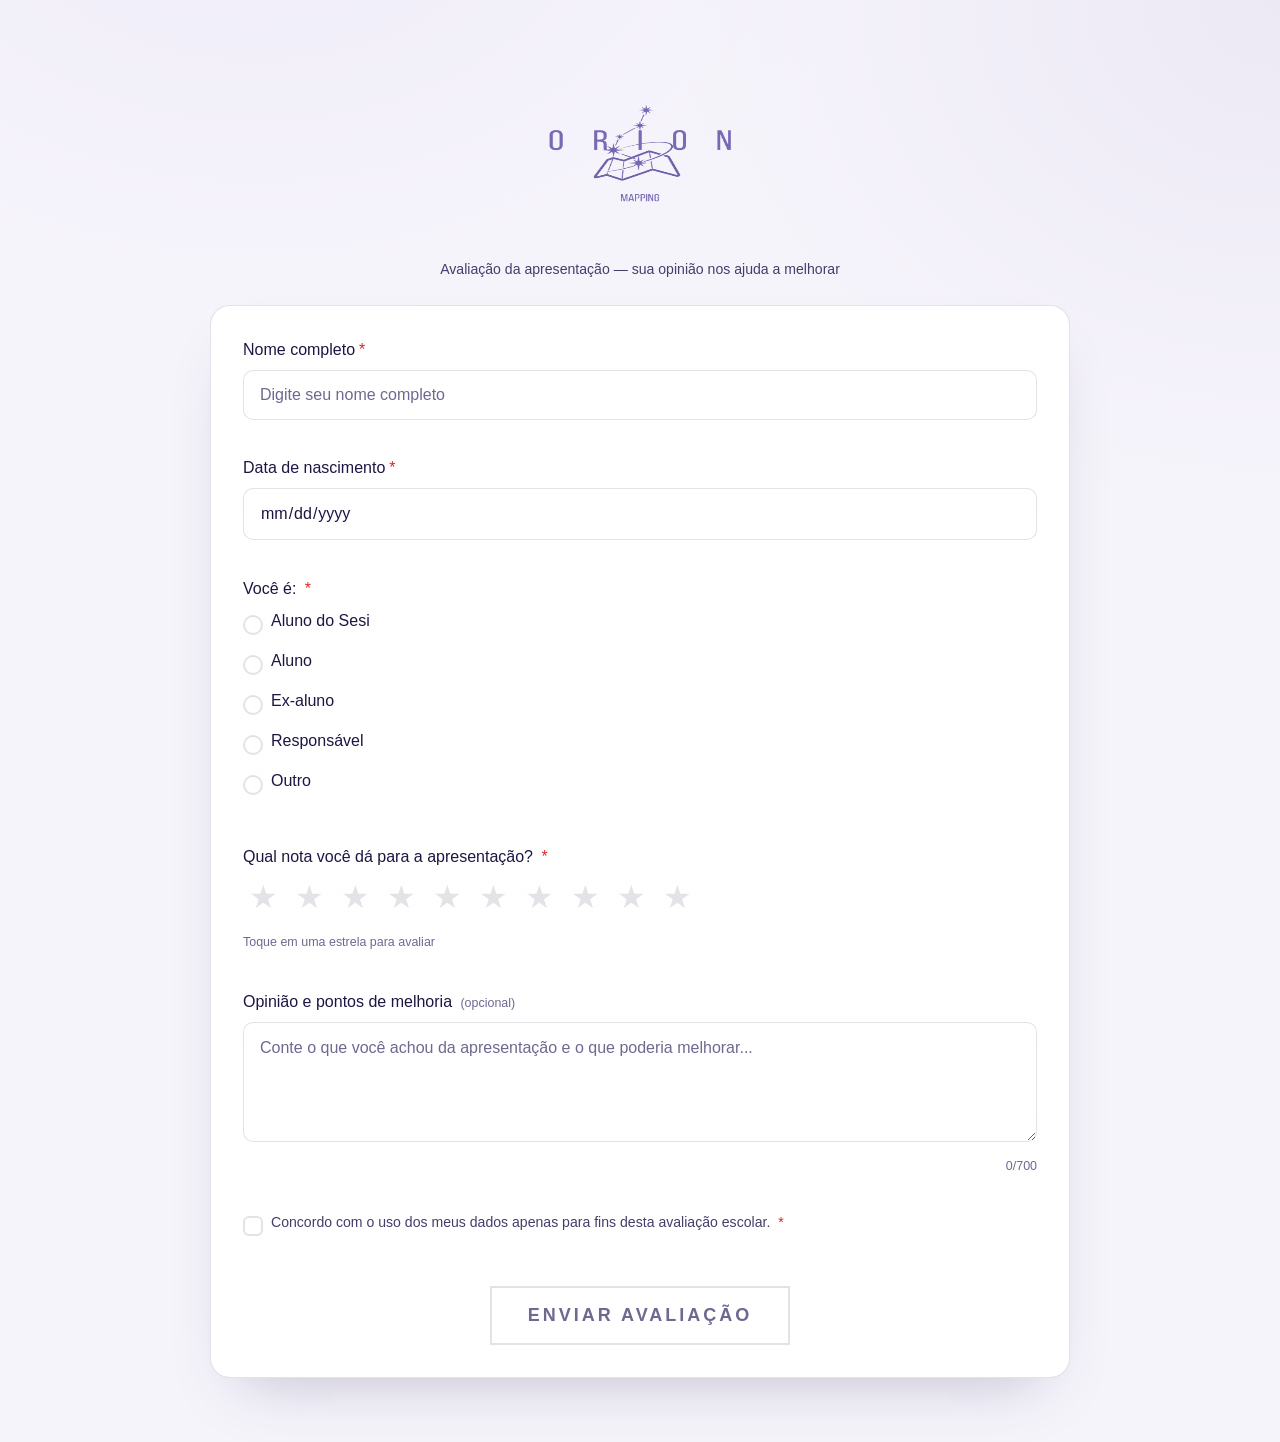
<file: docs/index.html>
<!DOCTYPE html>
<html lang="pt-BR">
<head>
<meta charset="UTF-8">
<meta name="viewport" content="width=device-width, initial-scale=1.0">
<title>Formulário de Avaliação — Apresentação do Projeto</title>
<link rel="stylesheet" href="css/main.css">
<link rel="icon" type="image/png" href="images/Orion Logo - Horizontal.png">
</head>
<body>

  <!-- Overlay de carregamento — precisa ser o primeiro elemento do body,
       assim ele é a primeira coisa pintada na tela, sem "flash" do conteúdo por trás. -->
  <div id="tela-carregando" class="tela-carregando" aria-hidden="false">
    <div class="tela-carregando__anel"></div>
    <p class="tela-carregando__texto">
      Carregando<span class="ponto">.</span><span class="ponto">.</span><span class="ponto">.</span>
    </p>
  </div>
  <noscript><style>#tela-carregando { display: none; }</style></noscript>

  <script>
    setTimeout(function () {
      var overlay = document.getElementById('tela-carregando');
      if (overlay && !overlay.classList.contains('tela-carregando--escondida')) {
        overlay.classList.add('tela-carregando--escondida');
        document.body.classList.add('conteudo-pronto');
        console.warn('[rede de segurança] A tela de carregamento foi forçada a esconder após 4s. Isso normalmente indica um erro de import — confira o Console para o erro real.');
      }
    }, 4000);
  </script>

  <!-- ===== DIV SUPERIOR: NOME/LOGO DO PROJETO ===== -->
  <div id="cabecalho-projeto">
    <!-- Se tiver uma logo, troque o src abaixo. Caso não tenha, pode remover a tag <img>. -->
    <img src="images/orion.logo-horizontal-fundo.transparente.png" alt="Orion Logo">
    
    <p>
      <a href="login.html" id="link-entrada-anonima" class="link-anonimo">Avaliação</a>
      da apresentação — sua opinião nos ajuda a melhorar
    </p>
  </div>

  <!-- ===== CONTAINER DO FORMULÁRIO ===== -->
  <div id="container-formulario">
    <form id="formulario-avaliacao" action="" method="post" novalidate autocomplete="off">

      <!-- NOME COMPLETO -->
      <div class="campo" id="div-nome">
        <label for="nome-completo">
          Nome completo<span class="obrigatorio">*</span>
          <span class="status-validacao" id="status-nome-completo"></span>
        </label>
        <input type="text" id="nome-completo" name="nome-completo" placeholder="Digite seu nome completo" required>
        <small class="mensagem-erro" id="erro-nome-completo" aria-live="polite"></small>
      </div>

      <!-- DATA DE NASCIMENTO -->
      <div class="campo" id="div-nascimento">
        <label for="nascimento">
          Data de nascimento<span class="obrigatorio">*</span>
          <span class="status-validacao" id="status-nascimento"></span>
        </label>
        <input type="date" id="nascimento" name="nascimento" required>
        <small class="mensagem-erro" id="erro-nascimento" aria-live="polite"></small>
      </div>

      <!-- TIPO DE PARTICIPANTE -->
      <div class="campo" id="div-tipo-participante">
        <label>Você é: <span class="obrigatorio">*</span>
          <span class="status-validacao" id="status-tipo-participante"></span>
        </label>

        <div class="opcao-item">
          <input type="radio" id="tipo-aluno" name="tipo-participante" value="Aluno" required>
          <label for="tipo-aluno">Aluno do  Sesi</label>
        </div>

        <div class="opcao-item">
          <input type="radio" id="tipo-aluno" name="tipo-participante" value="Aluno" required>
          <label for="tipo-aluno">Aluno</label>
        </div>

        <div class="opcao-item">
          <input type="radio" id="tipo-ex-aluno" name="tipo-participante" value="Ex-aluno">
          <label for="tipo-ex-aluno">Ex-aluno</label>
        </div>

        <div class="opcao-item">
          <input type="radio" id="tipo-responsavel" name="tipo-participante" value="Responsável">
          <label for="tipo-responsavel">Responsável</label>
        </div>

        <div class="opcao-item">
          <input type="radio" id="tipo-outro" name="tipo-participante" value="Outro">
          <label for="tipo-outro">Outro</label>
        </div>

        <div class="opcao-outro-detalhe oculto" id="div-outro-detalhe">
          <label for="outro-detalhe" class="rotulo-pequeno">Digite aqui o que você é</label>
          <input type="text" id="outro-detalhe" name="outro-detalhe" placeholder="Ex: Professor, funcionário, visitante...">
        </div>
        <small class="mensagem-erro" id="erro-tipo-participante" aria-live="polite"></small>
      </div>

      <!-- NOTA -->
      <div class="campo" id="div-nota">
        <label>Qual nota você dá para a apresentação? <span class="obrigatorio">*</span>
          <span class="status-validacao" id="status-nota"></span>
        </label>

        <div class="avaliacao-estrelas" id="avaliacao-estrelas">
          <div class="nota-item">
            <input type="radio" id="nota-1" name="nota" value="1" required>
            <label for="nota-1" class="estrela" aria-label="Nota 1 de 10">★</label>
          </div>
          <div class="nota-item">
            <input type="radio" id="nota-2" name="nota" value="2">
            <label for="nota-2" class="estrela" aria-label="Nota 2 de 10">★</label>
          </div>
          <div class="nota-item">
            <input type="radio" id="nota-3" name="nota" value="3">
            <label for="nota-3" class="estrela" aria-label="Nota 3 de 10">★</label>
          </div>
          <div class="nota-item">
            <input type="radio" id="nota-4" name="nota" value="4">
            <label for="nota-4" class="estrela" aria-label="Nota 4 de 10">★</label>
          </div>
          <div class="nota-item">
            <input type="radio" id="nota-5" name="nota" value="5">
            <label for="nota-5" class="estrela" aria-label="Nota 5 de 10">★</label>
          </div>
          <div class="nota-item">
            <input type="radio" id="nota-6" name="nota" value="6">
            <label for="nota-6" class="estrela" aria-label="Nota 6 de 10">★</label>
          </div>
          <div class="nota-item">
            <input type="radio" id="nota-7" name="nota" value="7">
            <label for="nota-7" class="estrela" aria-label="Nota 7 de 10">★</label>
          </div>
          <div class="nota-item">
            <input type="radio" id="nota-8" name="nota" value="8">
            <label for="nota-8" class="estrela" aria-label="Nota 8 de 10">★</label>
          </div>
          <div class="nota-item">
            <input type="radio" id="nota-9" name="nota" value="9">
            <label for="nota-9" class="estrela" aria-label="Nota 9 de 10">★</label>
          </div>
          <div class="nota-item">
            <input type="radio" id="nota-10" name="nota" value="10">
            <label for="nota-10" class="estrela" aria-label="Nota 10 de 10">★</label>
          </div>
        </div>
        <p class="nota-texto" id="nota-texto" aria-live="polite">Toque em uma estrela para avaliar</p>
        <small class="mensagem-erro" id="erro-nota" aria-live="polite"></small>
      </div>

      <!-- OPINIÃO / PONTOS DE MELHORIA (OPCIONAL) -->
      <div class="campo" id="div-opiniao">
        <label for="opiniao">
          Opinião e pontos de melhoria
          <span class="opcional-texto">(opcional)</span>
        </label>
        <textarea id="opiniao" name="opiniao" maxlength="700" placeholder="Conte o que você achou da apresentação e o que poderia melhorar..."></textarea>
        <small class="contador-caracteres" id="contador-opiniao">0/700</small>
        <small class="mensagem-erro" id="erro-opiniao" aria-live="polite"></small>
      </div>

      <!-- CONSENTIMENTO -->
      <div class="campo" id="div-consentimento">
        <div class="opcao-item opcao-item--checkbox">
          <input type="checkbox" id="consentimento" name="consentimento" value="sim">
          <label for="consentimento">
            Concordo com o uso dos meus dados apenas para fins desta avaliação escolar.
            <span class="obrigatorio">*</span>
          </label>
        </div>
        <small class="mensagem-erro" id="erro-consentimento" aria-live="polite"></small>
      </div>

      <!-- BOTÃO ENVIAR (componente cb-08) -->
      <div class="campo" id="div-enviar">
        <div class="cb-08">
          <button type="submit" class="cb-08__btn" data-text="ENVIAR AVALIAÇÃO" aria-disabled="true">
            <span class="cb-08__fill"></span>
            <span class="cb-08__label">ENVIAR AVALIAÇÃO</span>
            <span class="cb-08__spinner" aria-hidden="true"></span>
          </button>
        </div>
        <p id="aviso-envio-lento" class="aviso-envio-lento" hidden aria-live="polite">
          <span aria-hidden="true">⚠️</span> Isso pode demorar um pouco — não saia do formulário!
        </p>
      </div>

    </form>
  </div>

  <!-- ===== POP-UP DE RESULTADO DO ENVIO ===== -->
  <div id="popup-overlay" class="popup-overlay" hidden>
    <div class="popup-caixa" role="alertdialog" aria-labelledby="popup-titulo" aria-describedby="popup-texto">
      <p id="popup-icone" class="popup-icone"></p>
      <h2 id="popup-titulo"></h2>
      <p id="popup-texto"></p>
      <button id="popup-botao" class="popup-botao" type="button"></button>
    </div>
  </div>

  <script type="module" src="js/pages/form.js"></script>
</body>
</html>
</file>
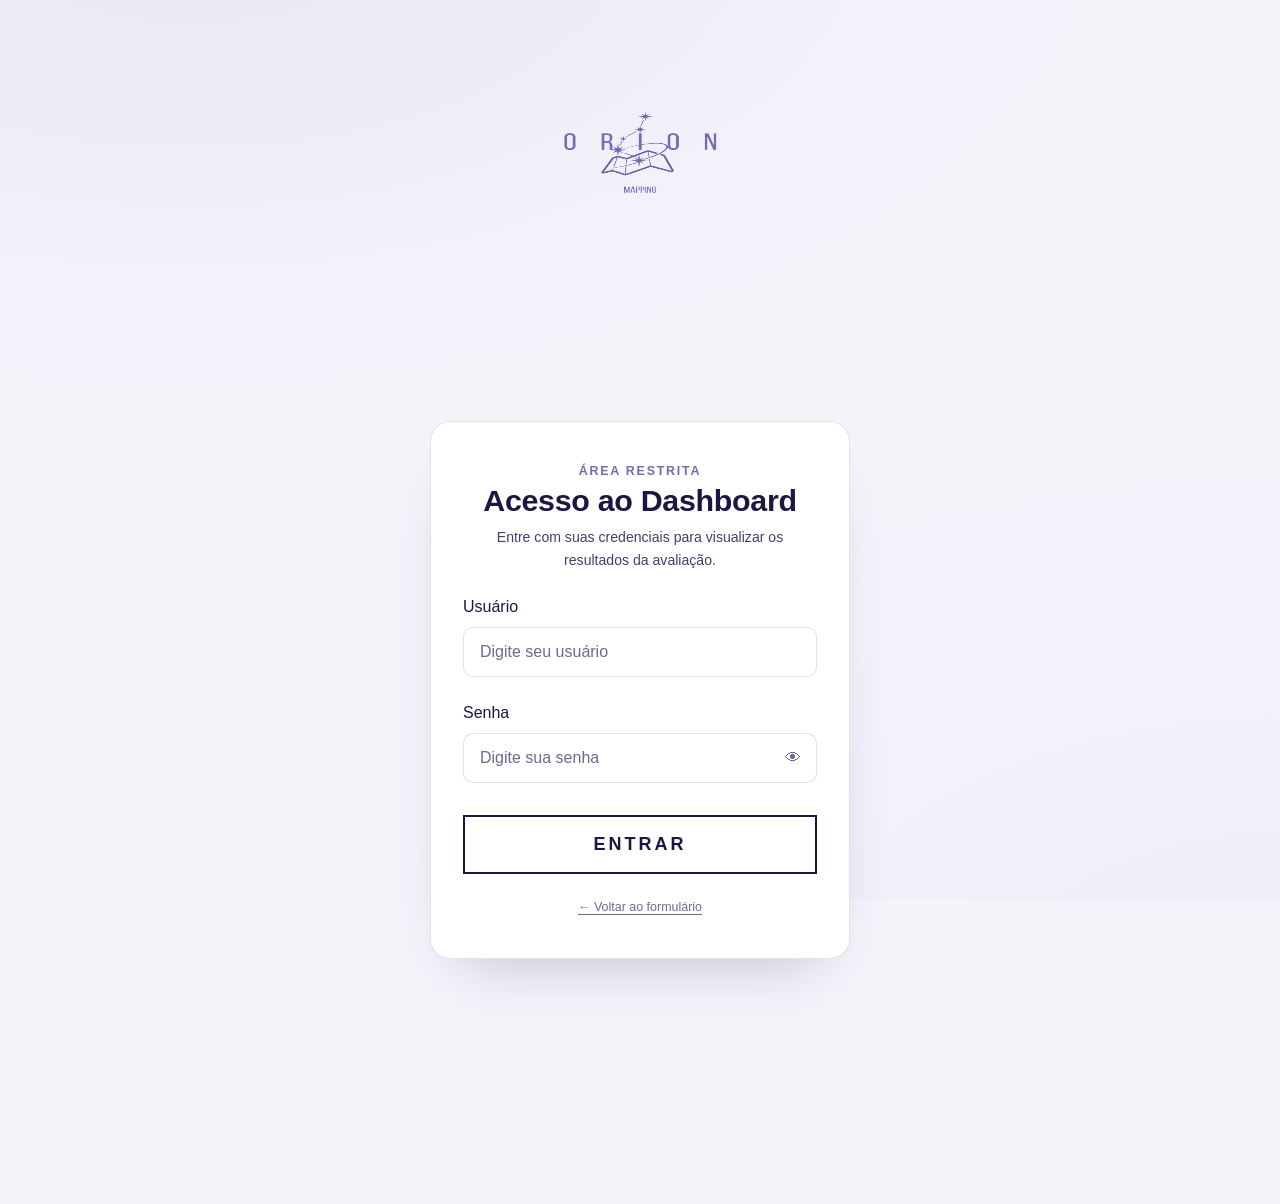
<file: docs/dashboard.html>
<!DOCTYPE html>
<html lang="pt-BR">
<head>
<meta charset="UTF-8">
<meta name="viewport" content="width=device-width, initial-scale=1.0">
<title>Dashboard — Resultados da Avaliação</title>
<link rel="stylesheet" href="css/main.css">
<link rel="stylesheet" href="css/pages/dashboard.css">
<link rel="icon" type="image/png" href="images/Orion Logo - Horizontal.png">
</head>
<body>

  <div id="tela-carregando" class="tela-carregando" aria-hidden="false">
    <div class="tela-carregando__anel"></div>
    <p class="tela-carregando__texto">
      Carregando<span class="ponto">.</span><span class="ponto">.</span><span class="ponto">.</span>
    </p>
  </div>
  <noscript><style>#tela-carregando { display: none; }</style></noscript>

  <script>
    setTimeout(function () {
      var overlay = document.getElementById('tela-carregando');
      if (overlay && !overlay.classList.contains('tela-carregando--escondida')) {
        overlay.classList.add('tela-carregando--escondida');
        document.body.classList.add('conteudo-pronto');
        console.warn('[rede de segurança] A tela de carregamento foi forçada a esconder após 4s. Confira o Console para o erro real.');
      }
    }, 4000);
  </script>
    <div id="cabecalho-projeto">
    <!-- Se tiver uma logo, troque o src abaixo. Caso não tenha, pode remover a tag <img>. -->
    <img src="images/orion.logo-horizontal-fundo.transparente.png" alt="Orion Logo">
    
  </div>


  <!-- ===== NAVBAR / BARRA DE FERRAMENTAS ===== -->
  <nav class="navbar-projeto" id="navbar-projeto" aria-label="Navegação e ferramentas do dashboard">
    <span class="navbar-projeto__marca">Nome do Projeto</span>

    <div class="navbar-projeto__ferramentas">
      <div class="filtro-periodo" role="group" aria-label="Filtrar por período de envio">
        <button type="button" class="filtro-periodo__botao filtro-periodo__botao--ativo" data-periodo="todos">Tudo</button>
        <button type="button" class="filtro-periodo__botao" data-periodo="hoje">Hoje</button>
        <button type="button" class="filtro-periodo__botao" data-periodo="7">7d</button>
        <button type="button" class="filtro-periodo__botao" data-periodo="30">30d</button>
      </div>

      <button type="button" id="botao-limpar-filtros" class="botao-limpar-filtros">Limpar filtros</button>

      <div class="menu-colunas" id="menu-filtros-salvos">
        <button type="button" id="botao-filtros-salvos" class="botao-icone" aria-label="Filtros salvos" title="Filtros salvos" aria-haspopup="true" aria-expanded="false">
          <span>⭐</span>
        </button>
        <div id="dropdown-filtros-salvos" class="menu-colunas__dropdown" hidden>
          <div class="menu-colunas__cabecalho">
            <span>Filtros salvos</span>
            <button type="button" id="botao-fechar-filtros-salvos" class="botao-fechar-dropdown" aria-label="Fechar">✕</button>
          </div>
          <button type="button" id="botao-salvar-filtro-atual" class="botao-texto" style="text-align:left;">+ Salvar filtro atual</button>
          <div id="lista-filtros-salvos"></div>
        </div>
      </div>

      <button type="button" id="botao-copiar-link" class="botao-icone" aria-label="Copiar link com filtros aplicados" title="Copiar link com filtros">
        <span>🔗</span>
      </button>

      <span id="contador-filtrados" class="contador-filtrados"></span>

      <button type="button" id="botao-tema" class="botao-icone" aria-label="Alternar tema claro/escuro" title="Alternar tema">
        <span id="icone-tema">🌙</span>
      </button>

      <button type="button" id="botao-densidade" class="botao-icone" aria-label="Alternar densidade da tabela" title="Densidade da tabela">
        <span class="icone-densidade">☰</span>
      </button>

      <button type="button" id="botao-apresentacao" class="botao-icone" aria-label="Modo apresentação" title="Modo apresentação">
        <span class="icone-apresentacao">⛶</span>
      </button>

      <div class="ultima-atualizacao" title="Quando os dados foram buscados pela última vez">
        <span class="ultima-atualizacao__ponto" id="ponto-atualizacao"></span>
        <span id="texto-ultima-atualizacao">—</span>
      </div>

      <button type="button" id="botao-atualizar" class="botao-icone" aria-label="Atualizar dados" title="Atualizar dados">
        <span id="icone-atualizar" class="icone-atualizar">⟳</span>
      </button>

      <label class="alternador-percentual" for="toggle-percentual" title="Mostrar valores em porcentagem">
        <input type="checkbox" id="toggle-percentual">
        <span class="alternador-percentual__trilho"><span class="alternador-percentual__bola"></span></span>
        <span class="alternador-percentual__texto">%</span>
      </label>
    </div>

    <div class="navbar-projeto__links">
      <a href="index.html" class="navbar-projeto__link">Formulário</a>
      <a href="dashboard.html" class="navbar-projeto__link navbar-projeto__link--ativo" aria-current="page">Dashboard</a>

      <div class="menu-usuario">
        <button type="button" id="botao-usuario" class="navbar-projeto__link" aria-haspopup="true" aria-expanded="false">
          Admin ▾
        </button>
        <div id="menu-usuario-dropdown" class="menu-usuario__dropdown" hidden>
          <button type="button" id="botao-sair" class="menu-usuario__item menu-usuario__item--perigo">Sair</button>
        </div>
      </div>
    </div>
  </nav>

  <!-- Botão flutuante só visível no modo apresentação (a navbar some nesse modo) -->
  <button type="button" id="botao-sair-apresentacao" class="botao-sair-apresentacao" hidden>✕ Sair da apresentação</button>

  <!-- Tooltip compartilhado por todos os gráficos -->
  <div id="tooltip-grafico" class="tooltip-grafico" hidden></div>

  <main id="conteudo-dashboard">

    <!-- ===== KPIs ===== -->
    <section class="kpis" aria-label="Indicadores gerais">
      <div class="kpi-card">
        <p class="kpi-card__rotulo">Total de respostas</p>
        <p class="kpi-card__valor skeleton-linha" id="kpi-total">—</p>
        <div id="sparkline-total" class="kpi-card__sparkline"></div>
      </div>
      <div class="kpi-card">
        <p class="kpi-card__rotulo">Nota média</p>
        <p class="kpi-card__valor skeleton-linha" id="kpi-nota-media">—</p>
        <div id="sparkline-nota" class="kpi-card__sparkline"></div>
      </div>
      <div class="kpi-card">
        <p class="kpi-card__rotulo">Participante mais comum</p>
        <p class="kpi-card__valor kpi-card__valor--texto skeleton-linha" id="kpi-tipo-comum">—</p>
      </div>
    </section>

    <!-- ===== RESUMO EXECUTIVO (gerado automaticamente) ===== -->
    <section class="resumo-executivo" id="resumo-executivo" aria-label="Resumo automático">
      <span class="resumo-executivo__icone">📊</span>
      <p id="texto-resumo-executivo" class="skeleton-linha skeleton-linha--bloco"></p>
    </section>

    <!-- ===== GRÁFICOS ===== -->
    <section class="graficos" aria-label="Gráficos">
      <div class="grafico-card">
        <div class="grafico-card__cabecalho">
          <h2>Distribuição de notas</h2>
          <div class="grafico-card__alternador" role="group" aria-label="Tipo de gráfico de notas">
            <span class="pilula-deslizante" aria-hidden="true"></span>
            <button type="button" class="botao-tipo-grafico botao-tipo-grafico--ativo" data-grafico="notas" data-tipo="barras">Barras</button>
            <button type="button" class="botao-tipo-grafico" data-grafico="notas" data-tipo="linha">Linha</button>
          </div>
        </div>
        <div id="grafico-notas" class="grafico-card__area"></div>
      </div>

      <div class="grafico-card">
        <div class="grafico-card__cabecalho">
          <h2>Tipo de participante</h2>
          <div class="grafico-card__alternador" role="group" aria-label="Tipo de gráfico de participantes">
            <span class="pilula-deslizante" aria-hidden="true"></span>
            <button type="button" class="botao-tipo-grafico botao-tipo-grafico--ativo" data-grafico="tipos" data-tipo="rosca">Rosca</button>
            <button type="button" class="botao-tipo-grafico" data-grafico="tipos" data-tipo="barras">Barras</button>
          </div>
        </div>
        <div class="grafico-card__linha">
          <div id="grafico-tipos" class="grafico-card__area grafico-card__area--donut"></div>
          <ul id="legenda-tipos" class="legenda-tipos"></ul>
        </div>
      </div>
    </section>

    <!-- ===== COMPARAÇÃO DE NOTA MÉDIA POR TIPO + NUVEM DE PALAVRAS ===== -->
    <section class="graficos" aria-label="Comparações adicionais">
      <div class="grafico-card">
        <div class="grafico-card__cabecalho">
          <h2>Nota média por tipo de participante</h2>
        </div>
        <div id="grafico-comparacao-tipo" class="grafico-card__area"></div>
      </div>

      <div class="grafico-card">
        <div class="grafico-card__cabecalho">
          <h2>Palavras mais citadas nas opiniões</h2>
        </div>
        <div id="nuvem-palavras" class="nuvem-palavras"></div>
      </div>
    </section>

    <!-- ===== FILTROS ===== -->
    <section class="filtros" id="secao-filtros" aria-label="Filtros">
      <div class="filtro-item">
        <label for="filtro-busca">Buscar por nome</label>
        <input type="text" id="filtro-busca" placeholder="Digite um nome...">
      </div>
      <div class="filtro-item">
        <label for="filtro-tipo">Tipo</label>
        <select id="filtro-tipo">
          <option value="">Todos</option>
          <option value="Aluno">Aluno</option>
          <option value="Ex-aluno">Ex-aluno</option>
          <option value="Responsável">Responsável</option>
          <option value="Outro">Outro</option>
        </select>
      </div>
      <div class="filtro-item">
        <label for="filtro-nota-min">Nota mínima</label>
        <select id="filtro-nota-min">
          <option value="">Qualquer</option>
          <option value="1">1</option><option value="2">2</option><option value="3">3</option>
          <option value="4">4</option><option value="5">5</option><option value="6">6</option>
          <option value="7">7</option><option value="8">8</option><option value="9">9</option>
          <option value="10">10</option>
        </select>
      </div>
      <button type="button" id="botao-exportar-csv" class="botao-secundario">Exportar CSV</button>
    </section>

    <div id="barra-selecao" class="barra-selecao" hidden>
      <span id="texto-selecao">0 selecionadas</span>
      <button type="button" id="botao-excluir-selecionados" class="botao-perigo">Excluir selecionados</button>
      <button type="button" id="botao-limpar-selecao" class="botao-texto">Limpar seleção</button>
    </div>

    <!-- ===== TABELA ===== -->
    <section class="tabela-wrapper" id="secao-tabela" aria-label="Lista de respostas">
      <table id="tabela-respostas">
        <thead>
          <tr>
            <th class="th-checkbox"><input type="checkbox" id="checkbox-selecionar-todos" class="checkbox-personalizado" aria-label="Selecionar todas"></th>
            <th data-coluna="nome-completo" class="th-ordenavel">Nome</th>
            <th data-coluna="nascimento" class="th-ordenavel">Nascimento</th>
            <th data-coluna="tipo-participante" class="th-ordenavel">Tipo</th>
            <th data-coluna="nota" class="th-ordenavel">Nota</th>
            <th data-coluna="enviado-em" class="th-ordenavel">Enviado em</th>
            <th>Opinião</th>
            <th>Ações</th>
          </tr>
        </thead>
        <tbody id="corpo-tabela">
          <tr class="linha-skeleton"><td colspan="8"><span class="skeleton-linha skeleton-linha--bloco"></span></td></tr>
          <tr class="linha-skeleton"><td colspan="8"><span class="skeleton-linha skeleton-linha--bloco"></span></td></tr>
          <tr class="linha-skeleton"><td colspan="8"><span class="skeleton-linha skeleton-linha--bloco"></span></td></tr>
          <tr class="linha-skeleton"><td colspan="8"><span class="skeleton-linha skeleton-linha--bloco"></span></td></tr>
        </tbody>
      </table>
      <div id="estado-vazio" class="estado-vazio" hidden>
        <svg class="estado-vazio__icone" viewBox="0 0 64 64" width="64" height="64" fill="none" aria-hidden="true">
          <circle cx="32" cy="32" r="28" stroke="var(--color-border)" stroke-width="2" />
          <path d="M22 26h20M22 38h12" stroke="var(--color-border)" stroke-width="2" stroke-linecap="round" />
          <circle cx="44" cy="44" r="10" fill="var(--color-surface)" stroke="var(--color-text-muted)" stroke-width="2" />
          <path d="M40 44h8M44 40v8" stroke="var(--color-text-muted)" stroke-width="2" stroke-linecap="round" />
        </svg>
        <p id="estado-vazio-titulo" class="estado-vazio__titulo">Nenhuma resposta encontrada</p>
        <p id="estado-vazio-texto" class="estado-vazio__texto">Tente ajustar os filtros aplicados.</p>
        <button type="button" id="botao-limpar-filtros-vazio" class="botao-secundario">Limpar filtros</button>
      </div>

      <div class="paginacao" id="paginacao" hidden>
        <button type="button" id="botao-pagina-anterior" class="botao-secundario">← Anterior</button>
        <span id="texto-pagina">Página 1 de 1</span>
        <button type="button" id="botao-pagina-proxima" class="botao-secundario">Próxima →</button>
      </div>
    </section>

  </main>

  <div id="painel-detalhe-overlay" class="painel-detalhe-overlay" hidden>
    <aside id="painel-detalhe" class="painel-detalhe" aria-label="Detalhe da resposta">
      <button type="button" id="botao-fechar-detalhe" class="botao-fechar-painel" aria-label="Fechar">✕</button>
      <div id="painel-detalhe-conteudo"></div>
    </aside>
  </div>

  <div id="toast-container" class="toast-container" aria-live="polite"></div>

  <div id="popup-overlay" class="popup-overlay" hidden>
    <div class="popup-caixa" role="alertdialog" aria-labelledby="popup-titulo" aria-describedby="popup-texto">
      <p id="popup-icone" class="popup-icone"></p>
      <h2 id="popup-titulo"></h2>
      <p id="popup-texto"></p>
      <button id="popup-botao" class="popup-botao" type="button"></button>
    </div>
  </div>

  <script type="module" src="js/pages/dashboard.js"></script>
</body>
</html>
</file>
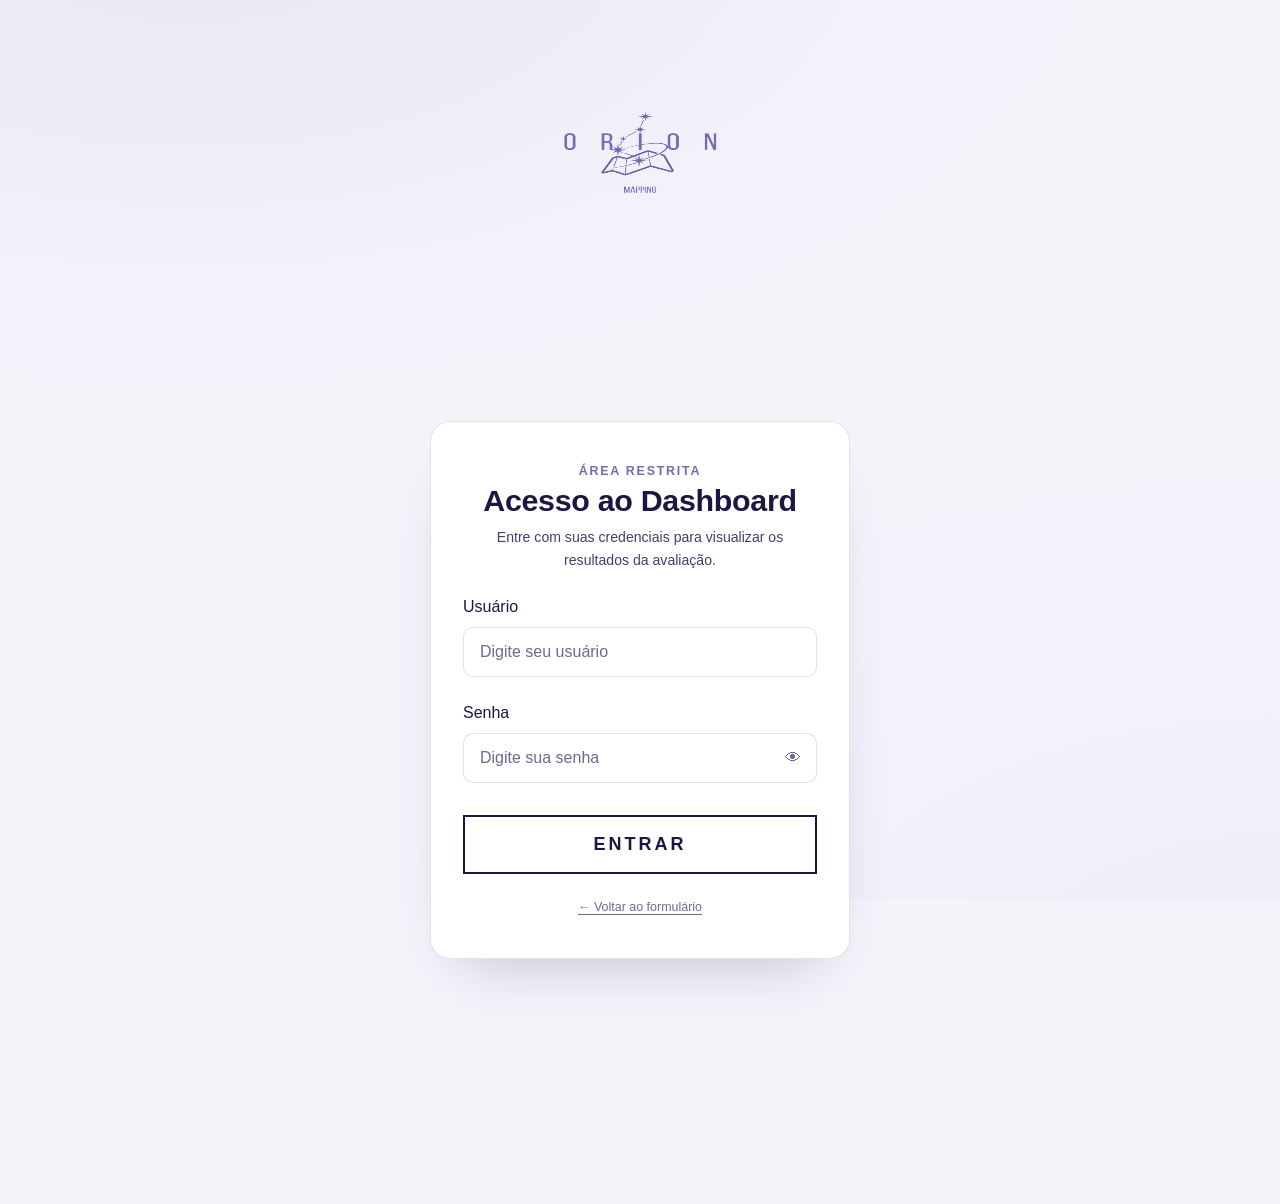
<file: docs/login.html>
<!DOCTYPE html>
<html lang="pt-BR">
<head>
<meta charset="UTF-8">
<meta name="viewport" content="width=device-width, initial-scale=1.0">
<title>Login — Área Restrita</title>
<link rel="stylesheet" href="css/main.css">
<link rel="stylesheet" href="css/pages/login.css">
<link rel="icon" type="image/png" href="images/Orion Logo - Horizontal.png">
</head>
<body>

  <!-- DEBUG / FALLBACK: registra erros JS globais e esconde overlay se o carregamento travar -->
  <script>
    window.addEventListener('error', e => { console.error('Uncaught error:', e.error || e.message || e); });
    window.addEventListener('unhandledrejection', e => { console.error('Unhandled promise rejection:', e.reason || e); });
    document.addEventListener('DOMContentLoaded', function () {
      try {
        var overlay = document.getElementById('tela-carregando');
        if (overlay && !overlay.classList.contains('tela-carregando--escondida')) {
          overlay.classList.add('tela-carregando--escondida');
          document.body.classList.add('conteudo-pronto');
          console.info('[fallback] Overlay escondido via fallback DOMContentLoaded.');
        }
      } catch (e) {
        console.error('Erro no fallback do overlay:', e);
      }
    });
  </script>

  <!-- Overlay de carregamento — primeiro elemento do body, sem flash do conteúdo por trás. -->
  <div id="tela-carregando" class="tela-carregando" aria-hidden="false">
    <div class="tela-carregando__anel"></div>
    <p class="tela-carregando__texto">
      Carregando<span class="ponto">.</span><span class="ponto">.</span><span class="ponto">.</span>
    </p>
  </div>
  <noscript><style>#tela-carregando { display: none; }</style></noscript>

  <script>
    setTimeout(function () {
      var overlay = document.getElementById('tela-carregando');
      if (overlay && !overlay.classList.contains('tela-carregando--escondida')) {
        overlay.classList.add('tela-carregando--escondida');
        document.body.classList.add('conteudo-pronto');
        console.warn('[rede de segurança] A tela de carregamento foi forçada a esconder após 4s. Isso normalmente indica um erro de import — confira o Console para o erro real.');
      }
    }, 4000);
  </script>
  <div id="cabecalho-projeto">
    <!-- Se tiver uma logo, troque o src abaixo. Caso não tenha, pode remover a tag <img>. -->
    <img src="images/orion.logo-horizontal-fundo.transparente.png" alt="Orion Logo">
    
  </div>


  <div id="tela-login">
    <div class="login-card">
      <p class="texto-eyebrow">Área restrita</p>
      <h1>Acesso ao Dashboard</h1>
      <p class="login-card__subtitulo">Entre com suas credenciais para visualizar os resultados da avaliação.</p>

      <form id="formulario-login" novalidate>

        <!-- USUÁRIO -->
        <div class="campo" id="div-usuario">
          <label for="usuario">Usuário</label>
          <input type="text" id="usuario" name="usuario" autocomplete="username" placeholder="Digite seu usuário" required>
        </div>

        <!-- SENHA -->
        <div class="campo" id="div-senha">
          <label for="senha">Senha</label>
          <div class="campo-senha">
            <input type="password" id="senha" name="senha" autocomplete="current-password" placeholder="Digite sua senha" required>
            <button type="button" id="botao-mostrar-senha" class="botao-mostrar-senha" aria-label="Mostrar senha">
              👁
            </button>
          </div>
        </div>

        <!-- BOTÃO ENTRAR -->
        <div class="campo" id="div-entrar">
          <div class="cb-08">
            <button type="submit" class="cb-08__btn" data-text="ENTRAR">
              <span class="cb-08__fill"></span>
              <span class="cb-08__label">ENTRAR</span>
              <span class="cb-08__spinner" aria-hidden="true"></span>
            </button>
          </div>
        </div>

      </form>

      <a href="index.html" class="login-card__voltar">← Voltar ao formulário</a>
    </div>
  </div>

  <!-- ===== POP-UP DE RESULTADO DO LOGIN ===== -->
  <div id="popup-overlay" class="popup-overlay" hidden>
    <div class="popup-caixa" role="alertdialog" aria-labelledby="popup-titulo" aria-describedby="popup-texto">
      <p id="popup-icone" class="popup-icone"></p>
      <h2 id="popup-titulo"></h2>
      <p id="popup-texto"></p>
      <button id="popup-botao" class="popup-botao" type="button"></button>
    </div>
  </div>

  <script type="module" src="js/pages/login.js"></script>
</body>
</html>
</file>
<file: docs/css/main.css>
/* ============================================================
   MAIN — ponto único de entrada do CSS. A ordem importa:
   tokens primeiro, depois base, depois componentes, depois página.
   O index.html só precisa linkar ESTE arquivo.
   ============================================================ */

/* 1. Tokens (variáveis usadas por tudo abaixo) */
@import url("base/variables.css");

/* 2. Base (reset + tipografia) */
@import url("base/reset.css");
@import url("base/typography.css");

/* 3. Componentes reutilizáveis */
@import url("components/input.css");
@import url("components/button.css");
@import url("components/popup.css");
@import url("components/status-campo.css");
@import url("components/navbar.css");
@import url("components/carregando.css");

/* 4. Página específica (por último, pra poder sobrescrever componentes se preciso) */
@import url("pages/form.css");
</file>
<file: docs/css/pages/dashboard.css>
/* ============================================================
   DASHBOARD PAGE — layout do painel de resultados + todas as
   animações (skeleton, contagem, gráficos desenhando, etc.)
   ============================================================ */

#conteudo-dashboard {
  max-width: 1100px;
  margin: 0 auto;
  padding: var(--space-6) var(--space-4) var(--space-16);
}
#cabecalho-projeto {
    display: flex;
    flex-direction: column;
    align-items: center;
    margin-bottom: 0; 
}

#cabecalho-projeto img {
    display: block;
    /* Tamanho controlado e proporcional */
    height: clamp(300px, 15vw, 350px);
    width: auto;
    max-width: 100%;
    object-fit: contain;

    /* Garante a máxima nitidez */
    image-rendering: -webkit-optimize-contrast;
    
    /* Removemos o -20px exagerado para não quebrar o layout */
    margin: 0 auto;

    /* Estica somente horizontalmente */
    transform: scaleX(1.45);
}


/* ===== NAVBAR / BARRA DE FERRAMENTAS ===== */
.navbar-projeto {
  flex-wrap: wrap;
  row-gap: var(--space-2);
}

.navbar-projeto__ferramentas {
  display: flex;
  align-items: center;
  gap: var(--space-3);
}

.navbar-projeto__link--sair:hover {
  color: var(--color-danger);
  background: var(--color-danger-bg);
}

.botao-icone {
  display: inline-flex;
  align-items: center;
  justify-content: center;
  width: 32px;
  height: 32px;
  border-radius: var(--radius-md);
  color: var(--color-text-muted);
  transition: color var(--duration-fast) var(--ease-standard),
    background var(--duration-fast) var(--ease-standard);
}

.botao-icone:hover {
  color: var(--color-primary);
  background: var(--color-border-subtle);
}

.icone-atualizar {
  display: inline-block;
  font-size: 16px;
  transition: transform 600ms var(--ease-standard);
}

.icone-atualizar--girando {
  animation: girar-atualizar 700ms linear infinite;
}

@keyframes girar-atualizar {
  to { transform: rotate(360deg); }
}

/* ===== ALTERNADOR DE PORCENTAGEM (toggle switch) ===== */
.alternador-percentual {
  display: inline-flex;
  align-items: center;
  gap: var(--space-2);
  cursor: pointer;
  font-size: var(--text-xs);
  color: var(--color-text-muted);
}

.alternador-percentual input {
  position: absolute;
  opacity: 0;
  width: 1px;
  height: 1px;
}

.alternador-percentual__trilho {
  position: relative;
  width: 34px;
  height: 18px;
  border-radius: var(--radius-full);
  background: var(--color-border);
  transition: background var(--duration-fast) var(--ease-standard);
}

.alternador-percentual__bola {
  position: absolute;
  top: 2px;
  left: 2px;
  width: 14px;
  height: 14px;
  border-radius: var(--radius-full);
  background: var(--color-text-primary);
  transition: transform var(--duration-fast) var(--ease-emphasized);
}

.alternador-percentual input:checked + .alternador-percentual__trilho {
  background: var(--color-primary);
}

.alternador-percentual input:checked + .alternador-percentual__trilho .alternador-percentual__bola {
  transform: translateX(16px);
  background: var(--color-bg);
}

.alternador-percentual input:focus-visible + .alternador-percentual__trilho {
  outline: 2px solid var(--color-primary);
  outline-offset: 2px;
}

/* ===== KPIs ===== */
.kpis {
  display: grid;
  grid-template-columns: repeat(auto-fit, minmax(180px, 1fr));
  gap: var(--space-4);
  margin-bottom: var(--space-8);
}

.kpi-card {
  background: linear-gradient(180deg, rgba(255, 255, 255, 0.03), rgba(255, 255, 255, 0)), var(--color-surface);
  border: 1px solid var(--color-border);
  border-radius: var(--radius-lg);
  padding: var(--space-5);
  opacity: 0;
  transform: translateY(10px);
}

body.conteudo-pronto .kpi-card {
  animation: kpi-entrada 380ms var(--ease-standard) both;
}

body.conteudo-pronto .kpi-card:nth-child(1) { animation-delay: 0ms; }
body.conteudo-pronto .kpi-card:nth-child(2) { animation-delay: 60ms; }
body.conteudo-pronto .kpi-card:nth-child(3) { animation-delay: 120ms; }

@keyframes kpi-entrada {
  from { opacity: 0; transform: translateY(10px); }
  to { opacity: 1; transform: translateY(0); }
}

.kpi-card__rotulo {
  font-size: var(--text-xs);
  color: var(--color-text-muted);
  margin-bottom: var(--space-2);
}

.kpi-card__valor {
  font-size: var(--text-2xl);
  font-weight: var(--font-weight-black);
  color: var(--color-primary);
}

.kpi-card__valor--texto {
  font-size: var(--text-lg);
  color: var(--color-text-primary);
}

/* ===== SKELETON LOADING (enquanto os dados reais não chegam) ===== */
@keyframes brilho-skeleton {
  0% { background-position: -200px 0; }
  100% { background-position: 200px 0; }
}

.skeleton-linha {
  display: inline-block;
  min-width: 60px;
  height: 1em;
  border-radius: var(--radius-sm);
  background: linear-gradient(90deg, var(--color-border-subtle) 25%, var(--color-border) 50%, var(--color-border-subtle) 75%);
  background-size: 400px 100%;
  animation: brilho-skeleton 1400ms ease-in-out infinite;
  color: transparent !important; /* esconde o "—" original enquanto o skeleton está ativo */
}

.skeleton-linha--pronto {
  animation: none;
  background: none;
  color: inherit !important;
  min-width: 0;
  height: auto;
}

.skeleton-linha--bloco {
  display: block;
  width: 100%;
  height: 32px;
}

/* ===== GRÁFICOS ===== */
.graficos {
  display: grid;
  grid-template-columns: 1fr;
  gap: var(--space-4);
  margin-bottom: var(--space-8);
}

@media (min-width: 768px) {
  .graficos {
    grid-template-columns: 1fr 1fr;
  }
}

.grafico-card {
  background: linear-gradient(180deg, rgba(255, 255, 255, 0.03), rgba(255, 255, 255, 0)), var(--color-surface);
  border: 1px solid var(--color-border);
  border-radius: var(--radius-lg);
  padding: var(--space-5);
}

.grafico-card__cabecalho {
  display: flex;
  align-items: center;
  justify-content: space-between;
  gap: var(--space-2);
  margin-bottom: var(--space-4);
  flex-wrap: wrap;
}

.grafico-card h2 {
  font-size: var(--text-base);
}

.grafico-card__alternador {
  display: inline-flex;
  border: 1px solid var(--color-border);
  border-radius: var(--radius-md);
  overflow: hidden;
}

.botao-tipo-grafico {
  padding: var(--space-1) var(--space-3);
  font-size: var(--text-xs);
  color: var(--color-text-muted);
  transition: background var(--duration-fast) var(--ease-standard),
    color var(--duration-fast) var(--ease-standard);
}

.botao-tipo-grafico:hover {
  color: var(--color-text-primary);
}

.botao-tipo-grafico--ativo {
  background: var(--color-primary);
  color: var(--color-bg);
}

.grafico-card__linha {
  display: flex;
  align-items: center;
  gap: var(--space-4);
  flex-wrap: wrap;
}

.grafico-card__area--donut {
  flex-shrink: 0;
}

.legenda-tipos {
  display: flex;
  flex-direction: column;
  gap: var(--space-2);
  font-size: var(--text-sm);
  color: var(--color-text-secondary);
}

.legenda-tipos__cor {
  display: inline-block;
  width: 10px;
  height: 10px;
  border-radius: var(--radius-full);
  margin-right: var(--space-2);
}

/* ===== ANIMAÇÕES DOS GRÁFICOS SVG ===== */
.barra-svg {
  transform: scaleY(0);
  animation: barra-crescer 480ms var(--ease-emphasized) forwards;
}

@keyframes barra-crescer {
  to { transform: scaleY(1); }
}

.fatia-svg {
  opacity: 0;
  transform: scale(0.85);
  animation: fatia-entrada 380ms var(--ease-emphasized) forwards;
}

@keyframes fatia-entrada {
  to { opacity: 1; transform: scale(1); }
}

.linha-svg {
  animation: linha-desenhar 900ms var(--ease-standard) forwards;
}

@keyframes linha-desenhar {
  to { stroke-dashoffset: 0; }
}

.ponto-linha-svg {
  opacity: 0;
  animation: ponto-entrada 250ms var(--ease-standard) forwards;
}

@keyframes ponto-entrada {
  to { opacity: 1; }
}

/* ===== FILTROS ===== */
.filtros {
  display: flex;
  flex-wrap: wrap;
  align-items: end;
  gap: var(--space-4);
  margin-bottom: var(--space-4);
}

.filtro-item {
  display: flex;
  flex-direction: column;
  gap: var(--space-2);
  min-width: 160px;
}

.filtro-item label {
  font-size: var(--text-xs);
  color: var(--color-text-muted);
}

.filtro-item select {
  width: 100%;
  padding: var(--space-2) var(--space-3);
  background: var(--color-surface);
  border: 1px solid var(--color-border);
  border-radius: var(--radius-md);
  color: var(--color-text-primary);
}

.botao-secundario {
  padding: var(--space-2) var(--space-4);
  border: 1px solid var(--color-border);
  border-radius: var(--radius-md);
  color: var(--color-text-secondary);
  font-size: var(--text-sm);
  transition: border-color var(--duration-fast) var(--ease-standard),
    color var(--duration-fast) var(--ease-standard);
}

.botao-secundario:hover:not(:disabled) {
  border-color: var(--color-primary);
  color: var(--color-primary);
}

.botao-secundario:disabled {
  opacity: 0.4;
  cursor: not-allowed;
}

/* ===== BARRA DE SELEÇÃO MÚLTIPLA ===== */
.barra-selecao {
  display: flex;
  align-items: center;
  gap: var(--space-4);
  padding: var(--space-3) var(--space-4);
  margin-bottom: var(--space-3);
  background: var(--color-danger-bg);
  border: 1px solid rgba(248, 113, 113, 0.3);
  border-radius: var(--radius-md);
  font-size: var(--text-sm);
  color: var(--color-text-secondary);
  animation: barra-selecao-entrada 220ms var(--ease-standard) both;
}

@keyframes barra-selecao-entrada {
  from { opacity: 0; transform: translateY(-6px); }
  to { opacity: 1; transform: translateY(0); }
}

.botao-perigo {
  padding: var(--space-2) var(--space-4);
  border-radius: var(--radius-md);
  background: var(--color-danger);
  color: var(--color-bg);
  font-size: var(--text-sm);
  font-weight: var(--font-weight-medium);
  transition: opacity var(--duration-fast) var(--ease-standard);
}

.botao-perigo:hover {
  opacity: 0.85;
}

.botao-texto {
  color: var(--color-text-muted);
  font-size: var(--text-sm);
  text-decoration: underline;
  text-underline-offset: 2px;
}

.botao-texto:hover {
  color: var(--color-text-primary);
}

/* ===== TABELA ===== */
.tabela-wrapper {
  background: linear-gradient(180deg, rgba(255, 255, 255, 0.03), rgba(255, 255, 255, 0)), var(--color-surface);
  border: 1px solid var(--color-border);
  border-radius: var(--radius-lg);
  padding: var(--space-2);
  overflow-x: auto;
}

#tabela-respostas {
  width: 100%;
  border-collapse: collapse;
  font-size: var(--text-sm);
  min-width: 680px;
}

#tabela-respostas th,
#tabela-respostas td {
  padding: var(--space-3);
  text-align: left;
  border-bottom: 1px solid var(--color-border-subtle);
}

.th-checkbox {
  width: 36px;
}

#tabela-respostas th {
  color: var(--color-text-muted);
  font-weight: var(--font-weight-medium);
  font-size: var(--text-xs);
  text-transform: uppercase;
  letter-spacing: 0.04em;
}

.th-ordenavel {
  cursor: pointer;
  -webkit-user-select: noone;
  user-select: none;
  transition: color var(--duration-fast) var(--ease-standard);
}

.th-ordenavel:hover {
  color: var(--color-text-primary);
}

.th-ordenavel::after {
  content: '';
  display: inline-block;
  margin-left: var(--space-1);
  opacity: 0.4;
}

.th-ordenavel--asc::after {
  content: '▲';
  opacity: 1;
  color: var(--color-primary);
}

.th-ordenavel--desc::after {
  content: '▼';
  opacity: 1;
  color: var(--color-primary);
}

/* Linha da tabela: hover + entrada + saída animadas */
#tabela-respostas tbody tr:not(.linha-skeleton) {
  transition: background var(--duration-fast) var(--ease-standard);
  animation: linha-entrada 260ms var(--ease-standard) both;
}

#tabela-respostas tbody tr:hover {
  background: var(--color-border-subtle);
}

@keyframes linha-entrada {
  from { opacity: 0; transform: translateY(4px); }
  to { opacity: 1; transform: translateY(0); }
}

.linha-saindo {
  animation: linha-saida 300ms var(--ease-standard) forwards !important;
}

@keyframes linha-saida {
  to { opacity: 0; transform: translateX(16px); }
}

.linha-selecionada {
  background: rgba(121, 104, 179, 0.06);
}

.celula-nota {
  font-weight: var(--font-weight-bold);
  color: var(--color-primary);
}

.botao-ver-opiniao {
  color: var(--color-text-secondary);
  text-decoration: underline;
  text-underline-offset: 2px;
  text-align: left;
  transition: color var(--duration-fast) var(--ease-standard);
}

.botao-ver-opiniao:hover {
  color: var(--color-primary);
}

.texto-vazio {
  color: var(--color-text-muted);
}

.botao-deletar {
  font-size: var(--text-base);
  padding: var(--space-1) var(--space-2);
  border-radius: var(--radius-sm);
  transition: background var(--duration-fast) var(--ease-standard),
    transform var(--duration-fast) var(--ease-standard);
}

.botao-deletar:hover {
  background: var(--color-danger-bg);
  transform: scale(1.1);
}

.estado-vazio {
  text-align: center;
  padding: var(--space-8);
  color: var(--color-text-muted);
}

/* ===== PAGINAÇÃO ===== */
.paginacao {
  display: flex;
  align-items: center;
  justify-content: center;
  gap: var(--space-4);
  padding: var(--space-4);
  font-size: var(--text-sm);
  color: var(--color-text-muted);
}

/* ===== PAINEL LATERAL DE DETALHE ===== */
.painel-detalhe-overlay {
  position: fixed;
  inset: 0;
  z-index: 1500;
  background: rgba(7, 5, 18, 0.6);
  -webkit-backdrop-filter: blur(3px);
  backdrop-filter: blur(3px);
  animation: fade-in 200ms ease both;
}

@keyframes fade-in {
  from { opacity: 0; }
  to { opacity: 1; }
}

.painel-detalhe {
  position: absolute;
  top: 0;
  right: 0;
  height: 100%;
  width: min(380px, 100%);
  background: var(--color-surface);
  border-left: 1px solid var(--color-border);
  padding: var(--space-6) var(--space-5);
  overflow-y: auto;
  animation: painel-entrada 280ms var(--ease-emphasized) both;
}

@keyframes painel-entrada {
  from { transform: translateX(100%); }
  to { transform: translateX(0); }
}

.botao-fechar-painel {
  position: absolute;
  top: var(--space-4);
  right: var(--space-4);
  width: 28px;
  height: 28px;
  border-radius: var(--radius-full);
  color: var(--color-text-muted);
  transition: color var(--duration-fast) var(--ease-standard),
    background var(--duration-fast) var(--ease-standard);
}

.botao-fechar-painel:hover {
  color: var(--color-text-primary);
  background: var(--color-border-subtle);
}

.detalhe-campo {
  margin-bottom: var(--space-5);
}

.detalhe-campo__rotulo {
  font-size: var(--text-xs);
  color: var(--color-text-muted);
  margin-bottom: var(--space-1);
}

.detalhe-campo__valor {
  font-size: var(--text-base);
  color: var(--color-text-primary);
  white-space: pre-wrap;
  line-height: var(--line-height-relaxed);
}

/* ===== TOAST (desfazer exclusão) ===== */
.toast-container {
  position: fixed;
  left: 50%;
  bottom: var(--space-6);
  transform: translateX(-50%);
  z-index: 2500;
  display: flex;
  flex-direction: column;
  gap: var(--space-2);
}

.toast {
  position: relative;
  overflow: hidden;
  display: flex;
  align-items: center;
  gap: var(--space-4);
  padding: var(--space-3) var(--space-4);
  background: var(--color-surface);
  border: 1px solid var(--color-border);
  border-radius: var(--radius-md);
  box-shadow: var(--shadow-md);
  font-size: var(--text-sm);
  color: var(--color-text-primary);
  animation: toast-entrada 220ms var(--ease-emphasized) both;
}

.toast--saindo {
  animation: toast-saida 220ms var(--ease-standard) forwards;
}

@keyframes toast-entrada {
  from { opacity: 0; transform: translateY(12px); }
  to { opacity: 1; transform: translateY(0); }
}

@keyframes toast-saida {
  to { opacity: 0; transform: translateY(12px); }
}

.toast__desfazer {
  color: var(--color-primary);
  font-weight: var(--font-weight-medium);
  text-decoration: underline;
  text-underline-offset: 2px;
  white-space: nowrap;
}

.toast__barra {
  position: absolute;
  bottom: 0;
  left: 0;
  height: 2px;
  background: var(--color-primary);
  animation: toast-contagem 5000ms linear forwards;
}

@keyframes toast-contagem {
  from { width: 100%; }
  to { width: 0%; }
}

/* ===== RESPONSIVO ===== */
@media (max-width: 480px) {
  .navbar-projeto__marca {
    display: none;
  }
}


/* ============================================================
   MELHORIAS ESPECÍFICAS DA PÁGINA (o que é navbar está em navbar.css)
   ============================================================ */

/* ===== ALTERNADOR DE DENSIDADE DA TABELA ===== */
.tabela-compacta th,
.tabela-compacta td {
  padding: var(--space-2) var(--space-3) !important;
  font-size: var(--text-xs);
}

/* ===== MODO APRESENTAÇÃO (conteúdo da página; o botão que ativa é da navbar) ===== */
body.modo-apresentacao .navbar-projeto,
body.modo-apresentacao #secao-filtros,
body.modo-apresentacao #barra-selecao,
body.modo-apresentacao #secao-tabela {
  display: none !important;
}

body.modo-apresentacao #conteudo-dashboard {
  max-width: 1400px;
  padding-top: var(--space-10);
}

body.modo-apresentacao .kpi-card__valor {
  font-size: clamp(2.4rem, 6vw, 4.2rem);
}

body.modo-apresentacao .kpi-card__rotulo {
  font-size: var(--text-base);
}

body.modo-apresentacao .grafico-card h2 {
  font-size: var(--text-xl);
}

.botao-sair-apresentacao {
  position: fixed;
  top: var(--space-4);
  right: var(--space-4);
  z-index: 300;
  padding: var(--space-2) var(--space-4);
  background: var(--color-surface);
  border: 1px solid var(--color-border);
  border-radius: var(--radius-md);
  color: var(--color-text-secondary);
  font-size: var(--text-sm);
  box-shadow: var(--shadow-md);
  animation: kpi-entrada 220ms var(--ease-standard) both;
}

.botao-sair-apresentacao:hover {
  color: var(--color-danger);
  border-color: var(--color-danger);
}

/* ===== PÍLULA DESLIZANTE (fundo dos botões de tipo de gráfico dentro do grafico-card) ===== */
.grafico-card__alternador {
  position: relative;
}

.pilula-deslizante {
  position: absolute;
  top: 2px;
  bottom: 2px;
  left: 2px;
  border-radius: calc(var(--radius-md) - 2px);
  background: var(--color-primary);
  transition: transform var(--duration-normal) var(--ease-emphasized),
    width var(--duration-normal) var(--ease-emphasized);
  z-index: 0;
}

.botao-tipo-grafico {
  position: relative;
  z-index: 1;
  background: transparent !important;
}

.botao-tipo-grafico--ativo {
  color: var(--color-bg) !important;
}

/* ===== TOOLTIP DOS GRÁFICOS ===== */
.tooltip-grafico {
  position: fixed;
  z-index: 3000;
  pointer-events: none;
  padding: var(--space-2) var(--space-3);
  background: var(--color-bg);
  border: 1px solid var(--color-border);
  border-radius: var(--radius-sm);
  font-size: var(--text-xs);
  color: var(--color-text-primary);
  box-shadow: var(--shadow-md);
  white-space: nowrap;
  animation: tooltip-entrada 120ms var(--ease-standard) both;
}

@keyframes tooltip-entrada {
  from { opacity: 0; transform: translateY(4px); }
  to { opacity: 1; transform: translateY(0); }
}

.barra-svg,
.fatia-svg,
.ponto-linha-svg {
  cursor: pointer;
}

/* ===== CHECKBOX CUSTOMIZADO (seleção na tabela) ===== */
.checkbox-personalizado {
  appearance: none;
  width: 18px;
  height: 18px;
  border: 2px solid var(--color-border);
  border-radius: var(--radius-sm);
  background: var(--color-surface);
  cursor: pointer;
  display: grid;
  place-content: center;
  transition: border-color var(--duration-fast) var(--ease-standard),
    background var(--duration-fast) var(--ease-standard);
}

.checkbox-personalizado::before {
  content: "";
  width: 10px;
  height: 5px;
  border-left: 2px solid var(--color-bg);
  border-bottom: 2px solid var(--color-bg);
  transform: rotate(-45deg) scale(0);
  transition: transform var(--duration-fast) var(--ease-emphasized);
}

.checkbox-personalizado:checked {
  background: var(--color-primary);
  border-color: var(--color-primary);
}

.checkbox-personalizado:checked::before {
  transform: rotate(-45deg) scale(1);
}

/* ===== TRANSIÇÃO SUAVE AO APLICAR FILTROS ===== */
.conteudo-atualizando {
  opacity: 0.45;
  transition: opacity 150ms ease;
}

.graficos,
.kpis {
  transition: opacity 150ms ease;
}

/* ============================================================
   PACOTE COMPLETO: resumo executivo, sparklines, nuvem de palavras,
   comparação por tipo, celebração, destaque de linha nova, estado
   vazio elaborado, impressão.
   ============================================================ */

/* ===== SPARKLINE DENTRO DO KPI ===== */
.kpi-card__sparkline {
  margin-top: var(--space-2);
  height: 28px;
}

.sparkline-svg {
  opacity: 0;
  animation: fade-in 500ms ease 300ms forwards;
}

/* ===== RESUMO EXECUTIVO AUTOMÁTICO ===== */
.resumo-executivo {
  display: flex;
  align-items: flex-start;
  gap: var(--space-3);
  padding: var(--space-4) var(--space-5);
  margin-bottom: var(--space-8);
  background: linear-gradient(180deg, rgba(255, 255, 255, 0.03), rgba(255, 255, 255, 0)), var(--color-surface);
  border: 1px solid var(--color-border);
  border-radius: var(--radius-lg);
  opacity: 0;
  transform: translateY(8px);
}

body.conteudo-pronto .resumo-executivo {
  animation: kpi-entrada 380ms var(--ease-standard) 180ms both;
}

.resumo-executivo__icone {
  font-size: var(--text-lg);
  flex-shrink: 0;
}

#texto-resumo-executivo {
  font-size: var(--text-sm);
  color: var(--color-text-secondary);
  line-height: var(--line-height-relaxed);
}

/* ===== NUVEM DE PALAVRAS ===== */
.nuvem-palavras {
  display: flex;
  flex-wrap: wrap;
  align-items: center;
  justify-content: center;
  gap: var(--space-2) var(--space-3);
  min-height: 160px;
  padding: var(--space-4);
}

.nuvem-palavras__item {
  color: var(--color-text-secondary);
  font-weight: var(--font-weight-medium);
  opacity: 0;
  animation: palavra-entrada 320ms var(--ease-standard) forwards;
  transition: color var(--duration-fast) var(--ease-standard),
    transform var(--duration-fast) var(--ease-standard);
}

.nuvem-palavras__item:hover {
  color: var(--color-primary);
  transform: scale(1.08);
}

@keyframes palavra-entrada {
  from { opacity: 0; transform: translateY(6px); }
  to { opacity: 1; transform: translateY(0); }
}

.nuvem-palavras__vazio {
  color: var(--color-text-muted);
  font-size: var(--text-sm);
}

/* ===== ESTADO VAZIO ELABORADO ===== */
.estado-vazio {
  display: flex;
  flex-direction: column;
  align-items: center;
  gap: var(--space-3);
  text-align: center;
  padding: var(--space-10) var(--space-6);
}

.estado-vazio__icone {
  opacity: 0.7;
}

.estado-vazio__titulo {
  font-size: var(--text-base);
  font-weight: var(--font-weight-bold);
  color: var(--color-text-primary);
}

.estado-vazio__texto {
  font-size: var(--text-sm);
  color: var(--color-text-muted);
  margin-bottom: var(--space-2);
}

/* ===== DESTAQUE PARA RESPOSTA RECÉM-CHEGADA ===== */
.linha-nova {
  animation: linha-nova-destaque 2500ms ease-out;
}

@keyframes linha-nova-destaque {
  0% { background: rgba(121, 104, 179, 0.18); }
  100% { background: transparent; }
}

/* ===== CELEBRAÇÃO (confete leve ao bater metas) ===== */
.confete-container {
  position: fixed;
  inset: 0;
  z-index: 4000;
  pointer-events: none;
  overflow: hidden;
}

.confete-particula {
  position: absolute;
  top: -10px;
  width: 8px;
  height: 8px;
  border-radius: 2px;
  animation: confete-cair linear forwards;
}

@keyframes confete-cair {
  to {
    transform: translateY(110vh) rotate(360deg);
    opacity: 0.2;
  }
}

.celebracao-toast {
  position: fixed;
  top: var(--space-6);
  left: 50%;
  transform: translateX(-50%);
  z-index: 4001;
  padding: var(--space-3) var(--space-5);
  background: var(--color-surface);
  border: 1px solid var(--color-primary);
  border-radius: var(--radius-md);
  box-shadow: var(--shadow-lg);
  font-size: var(--text-sm);
  font-weight: var(--font-weight-medium);
  color: var(--color-text-primary);
  animation: kpi-entrada 300ms var(--ease-emphasized) both;
}

/* ===== IMPRESSÃO (relatório limpo) ===== */
@media print {
  .navbar-projeto,
  #secao-filtros,
  #barra-selecao,
  .paginacao,
  #tooltip-grafico,
  .toast-container,
  .botao-sair-apresentacao,
  #tabela-respostas .th-checkbox,
  #tabela-respostas td:last-child,
  #tabela-respostas th:last-child {
    display: none !important;
  }

  body {
    background: #fff;
    color: #000;
  }
}
</file>
<file: docs/css/pages/login.css>
/* ============================================================
   LOGIN PAGE — layout específico da tela de login.
   Reaproveita os tokens de variables.css e os componentes
   de button.css/popup.css já existentes no projeto.
   ============================================================ */

/* Background no body (não no #tela-login): cobre 100% da tela sempre,
   sem depender da altura calculada de um elemento filho — é isso que
   causava aquele "recorte"/emenda visível no fundo. */
body {
  background:
    radial-gradient(120% 90% at 15% -10%, rgba(121, 104, 179, 0.10) 0%, transparent 60%),
    radial-gradient(110% 90% at 100% 110%, rgba(157, 143, 214, 0.08) 0%, transparent 65%),
    var(--color-bg);
  background-attachment: fixed;
}
#cabecalho-projeto {
    display: flex;
    flex-direction: column;
    align-items: center;
    margin-bottom: 0; 
}

#cabecalho-projeto img {
    display: block;
    /* Tamanho controlado e proporcional */
    height: clamp(160px, 15vw, 300px);
    width: auto;
    max-width: 100%;
    object-fit: contain;

    /* Garante a máxima nitidez */
    image-rendering: -webkit-optimize-contrast;
    
    /* Removemos o -20px exagerado para não quebrar o layout */
    margin: 0 auto;

    /* Estica somente horizontalmente */
    transform: scaleX(1.45);
}

#tela-login {
  min-height: 100vh;
  min-height: 100dvh;
  display: flex;
  flex-direction: column;
  align-items: center;
  justify-content: center; 
  
  /* Mudei de 16px para 6px para colar bem a logo do card de login */
  gap: -20px; 
  
  padding: var(--space-4);
}

/* ===== CARD =====
   Some por padrão; só anima quando o overlay de carregamento já sumiu
   (classe adicionada pelo carregando.js) — sem isso, a animação de
   entrada rodaria escondida atrás do overlay e nunca seria vista. */
.login-card {
  width: min(420px, 100%);
  background: linear-gradient(180deg, rgba(255, 255, 255, 0.03), rgba(255, 255, 255, 0)), var(--color-surface);
  border: 1px solid var(--color-border);
  border-radius: var(--radius-xl);
  padding: clamp(28px, 6vw, 40px) clamp(22px, 5vw, 32px);
  box-shadow: var(--shadow-lg);
  text-align: center;
  opacity: 0;
  transform: translateY(16px) scale(0.98);
}

body.conteudo-pronto .login-card {
  animation: login-card-entrada 480ms var(--ease-emphasized) both;
}

@keyframes login-card-entrada {
  from {
    opacity: 0;
    transform: translateY(16px) scale(0.98);
  }
  to {
    opacity: 1;
    transform: translateY(0) scale(1);
  }
}

.login-card h1 {
  margin-bottom: var(--space-2);
}

.login-card__subtitulo {
  font-size: var(--text-sm);
  margin-bottom: var(--space-6);
}

/* ===== CAMPOS DO FORMULÁRIO DE LOGIN ===== */
#formulario-login .campo {
  text-align: left;
}

/* ===== CAMPO DE SENHA COM BOTÃO MOSTRAR/ESCONDER ===== */
.campo-senha {
  position: relative;
}

.campo-senha input {
  padding-right: 44px;
}

.botao-mostrar-senha {
  position: absolute;
  right: var(--space-2);
  top: 50%;
  transform: translateY(-50%);
  background: none;
  border: none;
  color: var(--color-text-muted);
  cursor: pointer;
  font-size: var(--text-base);
  line-height: 1;
  padding: var(--space-2);
  border-radius: var(--radius-sm);
  transition: color var(--duration-fast) var(--ease-standard);
}

.botao-mostrar-senha:hover {
  color: var(--color-text-primary);
}

.botao-mostrar-senha:focus-visible {
  outline: 2px solid var(--color-primary);
  outline-offset: 2px;
}

/* ===== BOTÃO ENTRAR: centralizado e ocupando a largura do card ===== */
#div-entrar {
  margin-top: var(--space-8);
}

#div-entrar .cb-08 {
  min-height: 0;
  padding: 0;
  background: none;
  display: flex;
  justify-content: center;
}

#div-entrar .cb-08__btn {
  width: 100%;
}

/* ===== LINK "VOLTAR AO FORMULÁRIO" ===== */
.login-card__voltar {
  display: inline-block;
  margin-top: var(--space-6);
  font-size: var(--text-xs);
  color: var(--color-text-muted);
  text-decoration: underline;
  text-underline-offset: 3px;
  transition: color var(--duration-fast) var(--ease-standard);
}

.login-card__voltar:hover {
  color: var(--color-primary);
}
</file>
